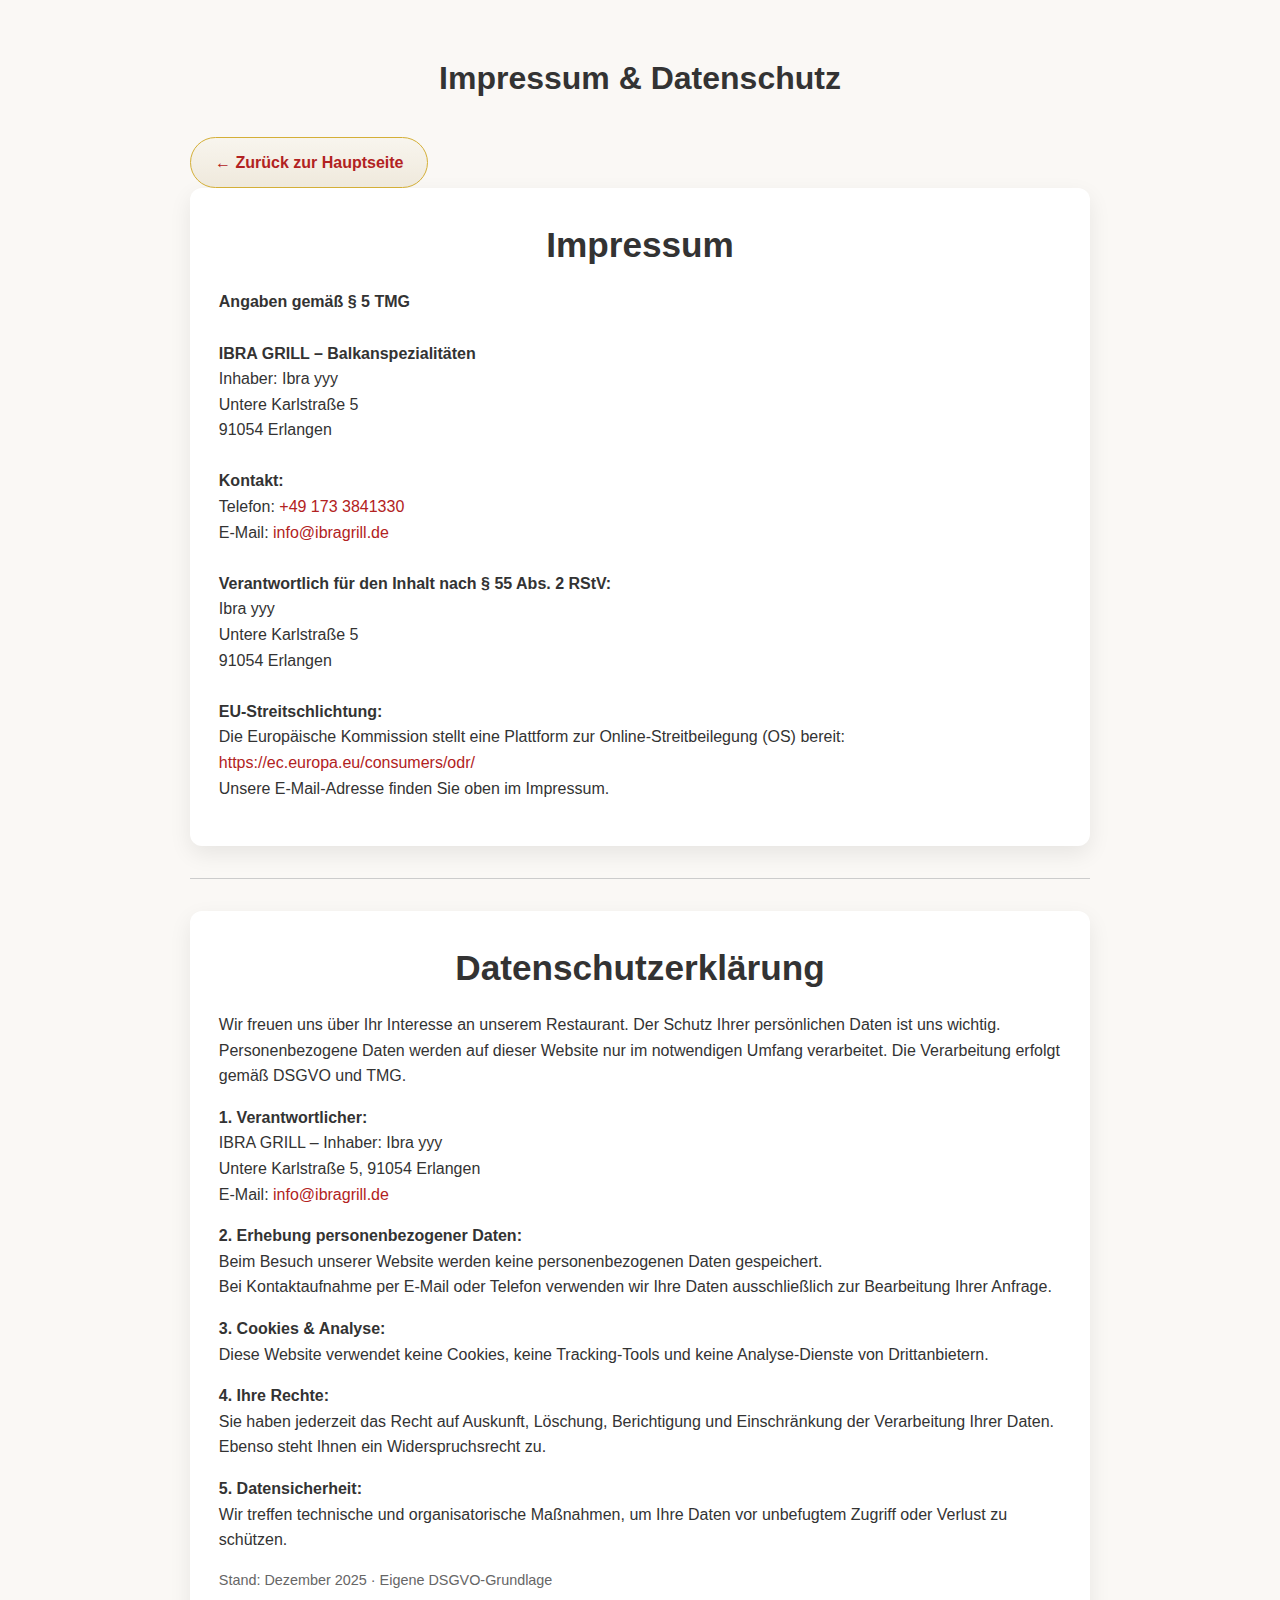
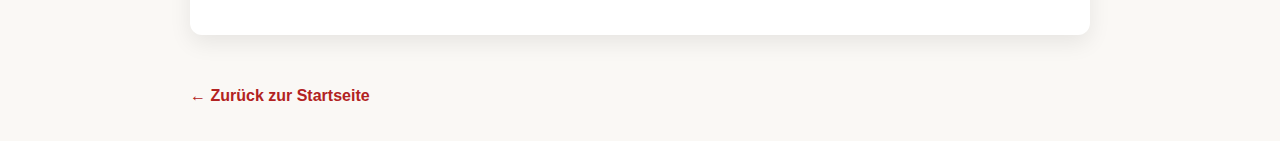
<file: impressum.html>
<!DOCTYPE html>
<html lang="de">
<head>
  <meta charset="UTF-8" />
  <meta name="viewport" content="width=device-width, initial-scale=1.0" />  
  <link rel="stylesheet" href="style.css">
  <title>Impressum & Datenschutz – IBRA GRILL</title>

  <style>
    body {
      font-family: Arial, sans-serif;
      max-width: 900px;
      margin: 0 auto;
      padding: 2rem 1.5rem;
      line-height: 1.6;
      color: #333;
    }

    h1, h2 {
      text-align: center;
      margin-bottom: 1rem;
    }

    .content-box {
      background: #ffffff;
      padding: 1.8rem;
      border-radius: 12px;
      box-shadow: 0 8px 22px rgba(0,0,0,0.08);
      margin-bottom: 2rem;
    }

    .back-btn, .back {
      display: inline-block;
      margin-top: 1rem;
      font-weight: bold;
      text-decoration: none;
      color: #b22222;
      transition: 0.25s;
    }

    .back-btn:hover, .back:hover {
      color: #8b0000;
    }

    a {
      color: #b22222;
      text-decoration: none;
    }

    a:hover {
      text-decoration: underline;
    }

    hr {
      border: 0;
      border-top: 1px solid #ccc;
      margin: 2rem 0;
    }
  </style>
</head>

<body>

  <h1>Impressum & Datenschutz</h1>
  <a href="index.html" class="back-btn">← Zurück zur Hauptseite</a>

  <!-- Impressum -->
  <div class="content-box">
    <h2>Impressum</h2>

    <p><strong>Angaben gemäß § 5 TMG</strong><br><br>
      <strong>IBRA GRILL – Balkanspezialitäten</strong><br>
      Inhaber: Ibra yyy<br>
      Untere Karlstraße 5<br>
      91054 Erlangen<br><br>

      <strong>Kontakt:</strong><br>
      Telefon: <a href="tel:+491733841330">+49&nbsp;173&nbsp;3841330</a><br>
      E-Mail: <a href="mailto:info@ibragrill.de">info@ibragrill.de</a><br><br>

      <strong>Verantwortlich für den Inhalt nach § 55 Abs. 2 RStV:</strong><br>
      Ibra yyy<br>
      Untere Karlstraße 5<br>
      91054 Erlangen<br><br>

      <strong>EU-Streitschlichtung:</strong><br>
      Die Europäische Kommission stellt eine Plattform zur Online-Streitbeilegung (OS) bereit:<br>
      <a href="https://ec.europa.eu/consumers/odr/" target="_blank" rel="noopener">
        https://ec.europa.eu/consumers/odr/
      </a><br>
      Unsere E-Mail-Adresse finden Sie oben im Impressum.
    </p>
  </div>

  <hr>

  <!-- Datenschutz -->
  <div class="content-box">
    <h2>Datenschutzerklärung</h2>

    <p>
      Wir freuen uns über Ihr Interesse an unserem Restaurant. Der Schutz Ihrer persönlichen Daten ist uns wichtig.
      Personenbezogene Daten werden auf dieser Website nur im notwendigen Umfang verarbeitet.
      Die Verarbeitung erfolgt gemäß DSGVO und TMG.
    </p>

    <p>
      <strong>1. Verantwortlicher:</strong><br>
      IBRA GRILL – Inhaber: Ibra yyy<br>
      Untere Karlstraße 5, 91054 Erlangen<br>
      E-Mail: <a href="mailto:info@ibragrill.de">info@ibragrill.de</a>
    </p>

    <p>
      <strong>2. Erhebung personenbezogener Daten:</strong><br>
      Beim Besuch unserer Website werden keine personenbezogenen Daten gespeichert.<br>
      Bei Kontaktaufnahme per E-Mail oder Telefon verwenden wir Ihre Daten ausschließlich zur Bearbeitung Ihrer Anfrage.
    </p>

    <p>
      <strong>3. Cookies & Analyse:</strong><br>
      Diese Website verwendet keine Cookies, keine Tracking-Tools und keine Analyse-Dienste von Drittanbietern.
    </p>

    <p>
      <strong>4. Ihre Rechte:</strong><br>
      Sie haben jederzeit das Recht auf Auskunft, Löschung, Berichtigung und Einschränkung der Verarbeitung Ihrer Daten.
      Ebenso steht Ihnen ein Widerspruchsrecht zu.
    </p>

    <p>
      <strong>5. Datensicherheit:</strong><br>
      Wir treffen technische und organisatorische Maßnahmen, um Ihre Daten vor unbefugtem Zugriff oder Verlust zu schützen.
    </p>

    <p style="font-size:0.9rem; color:#666;">
      Stand: Dezember 2025 · Eigene DSGVO-Grundlage
    </p>
  </div>

  <a href="index.html" class="back">← Zurück zur Startseite</a>

</body>
</html>
</file>
<file: style.css>
/* ===========================================
   Grundlayout
=========================================== */
body {
  font-family: "Poppins", system-ui, -apple-system, Segoe UI, Roboto, sans-serif;
  color: #1a1a1a;
  background: #faf8f5;
  margin: 0;
}

/* ===========================================
   Navigation mit Hamburger-Menü
=========================================== */
.site-nav{
  position: absolute;       /* im Header verankert */
  top: 16px;
  right: 16px;
  left: 16px;               /* damit Dropdown Platz hat */
  z-index: 5;               /* über dem Header-Overlay */
  display: flex;
  align-items: center;
  justify-content: flex-end;
  background: transparent;  /* keine eigene Leiste im Header */
}

/* Links (Desktop) */
.nav-links{
  list-style: none; display: flex; gap: 16px; margin: 0; padding: 0;
  backdrop-filter: none;
}
.nav-links a{
  color:#fff; text-decoration:none; font-weight:600; letter-spacing:.3px;
}
.nav-links a:hover{ color:#d4af37; }

/* Hamburger-Button (Desktop versteckt) – sitzt oben rechts im Header */
.nav-toggle{
  display:none;
  width:44px; height:44px; margin-right: 0;
  border:1px solid rgba(255,255,255,.25);
  border-radius:8px; background:transparent; cursor:pointer;
}
.nav-toggle span{
  display:block; width:22px; height:2px; background:#fff;
  margin:5px auto; transition: transform .25s ease, opacity .2s ease;
}

/* ===========================================
   Header
=========================================== */
header {
  position: relative;
  height: 90vh;
  display: flex;
  flex-direction: column;
  align-items: center;
  justify-content: center;
  text-align: center;
  color: #fff;
  overflow: hidden;
}

/* Hintergrundbild + Overlay */
header::before {
  content: "";
  position: absolute;
  inset: 0;
  background: linear-gradient(rgba(0, 0, 0, 0.5), rgba(0, 0, 0, 0.5)),
    url("cafe.jpg") center/cover no-repeat;
  z-index: -1;
}

header img {
  width: 180px;
  height: auto;
  margin-bottom: 1rem;
}

header h1 {
  font-size: clamp(2rem, 4vw, 3rem);
  letter-spacing: 1px;
  margin: 0;
}

header p {
  color: #e6e6e6;
  margin: 0.5rem 0 0;
}

/* ===========================================
   Allgemeine Sektionen
=========================================== */
section {
  padding: 80px 7%;
}

h2 {
  text-align: center;
  margin: 0 0 24px;
  font-size: clamp(1.6rem, 3.2vw, 2.2rem);
}

/* ===========================================
   Über uns
=========================================== */
.about {
  display: grid;
  grid-template-columns: 1.2fr 0.8fr;
  gap: 36px;
  align-items: center;
}

.about-text p {
  line-height: 1.7;
}

.about img {
  width: 100%;
  max-width: 520px;
  border-radius: 12px;
}
/* ===========================================
   Menü-Bereich mit Hintergrundbild
=========================================== */
.menu {
  position: relative;
  padding: 100px 7%;
  color: #fff;
  text-align: center;
  overflow: hidden;
  background: #2c1f19; /* Fallback-Farbe */
}

/* Hintergrundbild + Overlay */
.menu::before {
  content: "";
  position: absolute;
  inset: 0;
  background: linear-gradient(rgba(0,0,0,0.55), rgba(0,0,0,0.7)),
              url("menu-bg.jpg") center/cover no-repeat;
  z-index: 0;
}

.menu * {
  position: relative;
  z-index: 1;
}

/* Titel */
.menu h2 {
  color: #ffd975;
  text-shadow: 0 2px 6px rgba(0,0,0,0.5);
  margin-bottom: 30px;
}

/* Buttons */
.menu .btn {
  background: rgba(255,255,255,0.1);
  color: #fff;
  border-color: #ffd975;
  font-weight: 600;
}
.menu .btn:hover {
  background: #ffd975;
  color: #1a1a1a;
}

/* Bildanzeige */
.menu-image {
  margin: 40px auto;
  max-width: 700px;
  border-radius: 12px;
  overflow: hidden;
  box-shadow: 0 8px 24px rgba(0,0,0,0.4);
  border: 2px solid rgba(255,255,255,0.1);
}

.menu-image img {
  width: 100%;
  height: auto;
  display: block;
  transition: transform 0.8s ease;
}
.menu-image img:hover {
  transform: scale(1.03);
}

/* Hinweistext */
.menu .pdf-note {
  color: #eee;
  font-size: 0.95rem;
  margin-top: 10px;
}

/* ===========================================
   Spezialitäten / Menü-Karten
=========================================== */
.cards-grid{
  display: grid;
  gap: 24px;
  grid-template-columns: repeat(auto-fit, minmax(240px, 1fr));
}

.card{
  background: #fff;
  border-radius: 12px;
  padding: 20px;
  box-shadow: 0 6px 16px rgba(0, 0, 0, 0.06);
}

.card h3 {
  margin: 0 0 10px;
}


/* ===========================================
   Menü-PDF Aktionen / Viewer
=========================================== */
.menu-actions {
  margin: 24px auto 0;
  display: flex;
  gap: 12px;
  justify-content: center;
  flex-wrap: wrap;
}

.btn {
  display: inline-block;
  padding: 12px 18px;
  border-radius: 999px;
  background: linear-gradient(#f8f5ee, #efe9dc);
  color: #1a1a1a;
  text-decoration: none;
  border: 1px solid #d4af37;
  font-weight: 600;
}

.btn:hover {
  filter: brightness(0.97);
}

.pdf-view {
  margin: 24px auto 0;
  width: min(100%, 900px);
  aspect-ratio: 3 / 4;
  border: 1px solid #e5e2dc;
  border-radius: 12px;
  overflow: hidden;
  background: #fff;
}

.pdf-note {
  text-align: center;
  color: #777;
  font-size: 0.95rem;
  margin-top: 10px;
}
/* ===========================================
   Kontakt & Öffnungszeiten (Overlay auf Karte)
=========================================== */
.content {
  position: relative;
  z-index: 2;
  width: 100%;
  max-width: 700px;
  margin: 0 auto;
  background: rgba(0,0,0,0.55);
  color: #fff;
  border-radius: 16px;
  padding: 40px 32px;
  box-shadow: 0 8px 24px rgba(0,0,0,0.4);
  backdrop-filter: blur(4px);
}

.content h2 {
  color: #ffd975;
  text-align: center;
  margin-bottom: 24px;
}

.contact-info p {
  margin: 8px 0;
  line-height: 1.5;
}
.contact-info a {
  color: #ffd975;
  text-decoration: none;
}
.contact-info a:hover {
  text-decoration: underline;
}

/* Öffnungszeiten-Tabelle */
.hours {
  margin-top: 24px;
}
.hours h3 {
  text-align: center;
  color: #ffd975;
  margin-bottom: 8px;
}
.opening-hours {
  width: 100%;
  border-collapse: collapse;
  font-size: 1rem;
}
.opening-hours td {
  padding: 6px 0;
}
.opening-hours td:first-child {
  text-align: left;
  padding-right: 24px;
}
.opening-hours td:last-child {
  text-align: right;
  color: #ffd975;
  font-weight: 600;
}

/* Formular */
.contact-form {
  margin-top: 32px;
  text-align: center;
}
.contact-form h3 {
  color: #ffd975;
  margin-bottom: 12px;
}
.contact-form .intro {
  margin-bottom: 20px;
  font-size: 0.95rem;
  color: #eee;
}

.contact-form form {
  display: flex;
  flex-direction: column;
  gap: 12px;
  align-items: stretch;
}
.contact-form input,
.contact-form textarea {
  border: none;
  border-radius: 8px;
  padding: 10px 14px;
  font-size: 1rem;
  font-family: inherit;
  background: rgba(255,255,255,0.9);
  color: #1a1a1a;
}
.contact-form input:focus,
.contact-form textarea:focus {
  outline: 2px solid #ffd975;
}

.contact-form button {
  display: inline-block;
  width: 100%;
  margin-top: 8px;
  background: linear-gradient(180deg, #ffd975, #f1c555);
  color: #1a1a1a;
  border: none;
  border-radius: 999px;
  padding: 14px 18px;
  font-size: 1rem;
  font-weight: 700;
  cursor: pointer;
  box-shadow: 0 6px 16px rgba(0,0,0,.3);
  transition: transform .2s ease, filter .2s ease;
}
.contact-form button:hover {
  transform: translateY(-2px);
  filter: brightness(1.05);
}

/* Hinweis unter Formular */
.contact-form .disclaimer {
  font-size: 0.8rem;
  color: #ddd;
  margin-top: 8px;
  text-align: center;
}
.contact-form .disclaimer a {
  color: #ffd975;
  text-decoration: underline;
}

/* ===========================================
   Kontakt mit Karten-Hintergrund
=========================================== */
.contact {
  position: relative;
  min-height: 80vh;            /* anstelle von fixer Höhe */
  color: #fff;
  overflow: hidden;
  display: flex;
  align-items: center;
  justify-content: center;
  padding: 40px 0;
}

.contact .map-embed {
  position: absolute;
  inset: 0;
  z-index: 0;
  filter: grayscale(10%) brightness(0.75) contrast(1.05);
  border: 0;
  width: 100%;
  height: 100%;
}

.contact .overlay {
  position: absolute;
  inset: 0;
  background: linear-gradient(180deg, rgba(0, 0, 0, 0.25), rgba(0, 0, 0, 0.55));
  z-index: 1;
}

.contact .content {
  position: relative;
  z-index: 2;
  max-width: 760px;
  width: 100%;
  background: rgba(0,0,0,0.55);
  color: #fff;
  border-radius: 16px;
  padding: 40px 32px;
  box-shadow: 0 8px 24px rgba(0,0,0,0.4);
  backdrop-filter: blur(4px);
  text-align: left;
}


.contact h2 {
  color: #fff;
  margin-bottom: 10px;
}

.contact a {
  color: #ffd975;
  font-weight: 700;
  text-decoration: none;
}

.contact a:hover {
  text-decoration: underline;
}

/* ===========================================
   Impressum
=========================================== */
a { color: #d4af37; text-decoration: none; }
    a:hover { text-decoration: underline; }
    hr { border: none; border-top: 1px solid #ddd; margin: 40px 0; }
    .back-btn {
      display: inline-block;
      margin-top: 40px;
      padding: 12px 24px;
      border: 1px solid #d4af37;
      color: #1a1a1a;
      border-radius: 999px;
      font-weight: 600;
      background: linear-gradient(#f8f5ee, #efe9dc);
      text-decoration: none;
      transition: all 0.3s ease;
    }
    .back-btn:hover {
      background: #d4af37;
      color: #fff;
    }
/* ===========================================
   Cafe-Logo
=========================================== */	
.cafe-logo {
  width: 300px;     /* Größe in Pixel oder */
  max-width: 40vw;  /* alternativ: prozentual zur Viewport-Breite */
  height: auto;
  margin-bottom: 1.5rem;
  filter: drop-shadow(0 3px 6px rgba(0,0,0,0.3));
  transition: transform 0.5s ease;
}

.cafe-logo:hover {
  transform: scale(1.05);
}
	
/* ===========================================
   Footer
=========================================== */
footer {
  background: #000;
  color: #aaa;
  text-align: center;
  padding: 18px 10px;
  font-size: 0.95rem;
}

footer a {
  color: #d4af37;
  text-decoration: none;
}

footer a:hover {
  text-decoration: underline;
}
/* ===========================================
   Öffnungszeiten
=========================================== */

.opening-hours {
  margin: 10px auto 0;
  border-collapse: collapse;
  font-size: 1rem;
}
.opening-hours td:first-child {
  padding-right: 24px;
  text-align: left;
  white-space: nowrap;
}
.opening-hours td:last-child {
  text-align: right;
  white-space: nowrap;
  color: #ffd975; /* Goldton passend zum Design */
  font-weight: 600;
}
@media (max-width: 600px){
  .opening-hours td:first-child{padding-right:12px;}
}

/* ===========================================
   Responsive Darstellung (Hamburger-Menü)
=========================================== */
@media (max-width: 900px) {
  .about {
    grid-template-columns: 1fr;
  }

  header {
    height: 70vh;
  }

  .nav-toggle{ display:inline-block; }

  /* Menü zunächst verborgen – als Panel im Header */
  .nav-links{
    position:absolute;
    top: 60px;              /* unter dem Button */
    right:16px;
    left:16px;              /* volle Breite im Header */
    display:none;           /* per JS toggeln */
    flex-direction:column; gap:8px;
    padding:12px;
    background: rgba(0,0,0,.85);    /* dunkles Panel über dem Headerbild */
    border: 1px solid rgba(255,255,255,.08);
    border-radius:12px;
  }
  .nav-links a{ padding:10px 12px; border-radius:8px; }
  .nav-links a:hover{ background: rgba(255,255,255,.06); color:#ffd975; }

  /* Zustand: offen */
  .site-nav.open .nav-links{ display:flex; }

  /* Hamburger in “X” verwandeln */
  .site-nav.open .nav-toggle span:nth-child(1){ transform: translateY(7px) rotate(45deg); }
  .site-nav.open .nav-toggle span:nth-child(2){ opacity:0; }
  .site-nav.open .nav-toggle span:nth-child(3){ transform: translateY(-7px) rotate(-45deg); }
	}
}

/* Optional: leichtes Header-Dim, wenn Menü offen (verbessert Lesbarkeit) */
@media (max-width: 900px){
  header.menu-dim::before{
    /* dein bestehendes Header-Overlay wird hier minimal dunkler */
    background: linear-gradient(rgba(0,0,0,.6), rgba(0,0,0,.6)),
                url('cafe.jpg') center/cover no-repeat;
  }
}


/* Zentrierter Kontaktblock */
.contact-center {
  text-align: center;
  margin: 0 auto;
  padding: 2rem 0;
  max-width: 450px;                 /* Perfekte Breite für mittige Darstellung */
}

.contact-center .hours,
.contact-center .contact-info {
  margin-bottom: 1.5rem;
}

/* Tabelle zentrieren */
.opening-hours {
  margin: 0 auto;
  text-align: center;
}

.opening-hours td {
  padding: 4px 10px;
}

/* Instagram-Icon */
.instagram-link {
  display: inline-flex;
  align-items: center;
  gap: 6px;
  text-decoration: none;
  font-weight: 600;
  color: inherit;
}

.ig-img {
  width: 20px;
  height: 20px;
  object-fit: contain;
}
</file>
